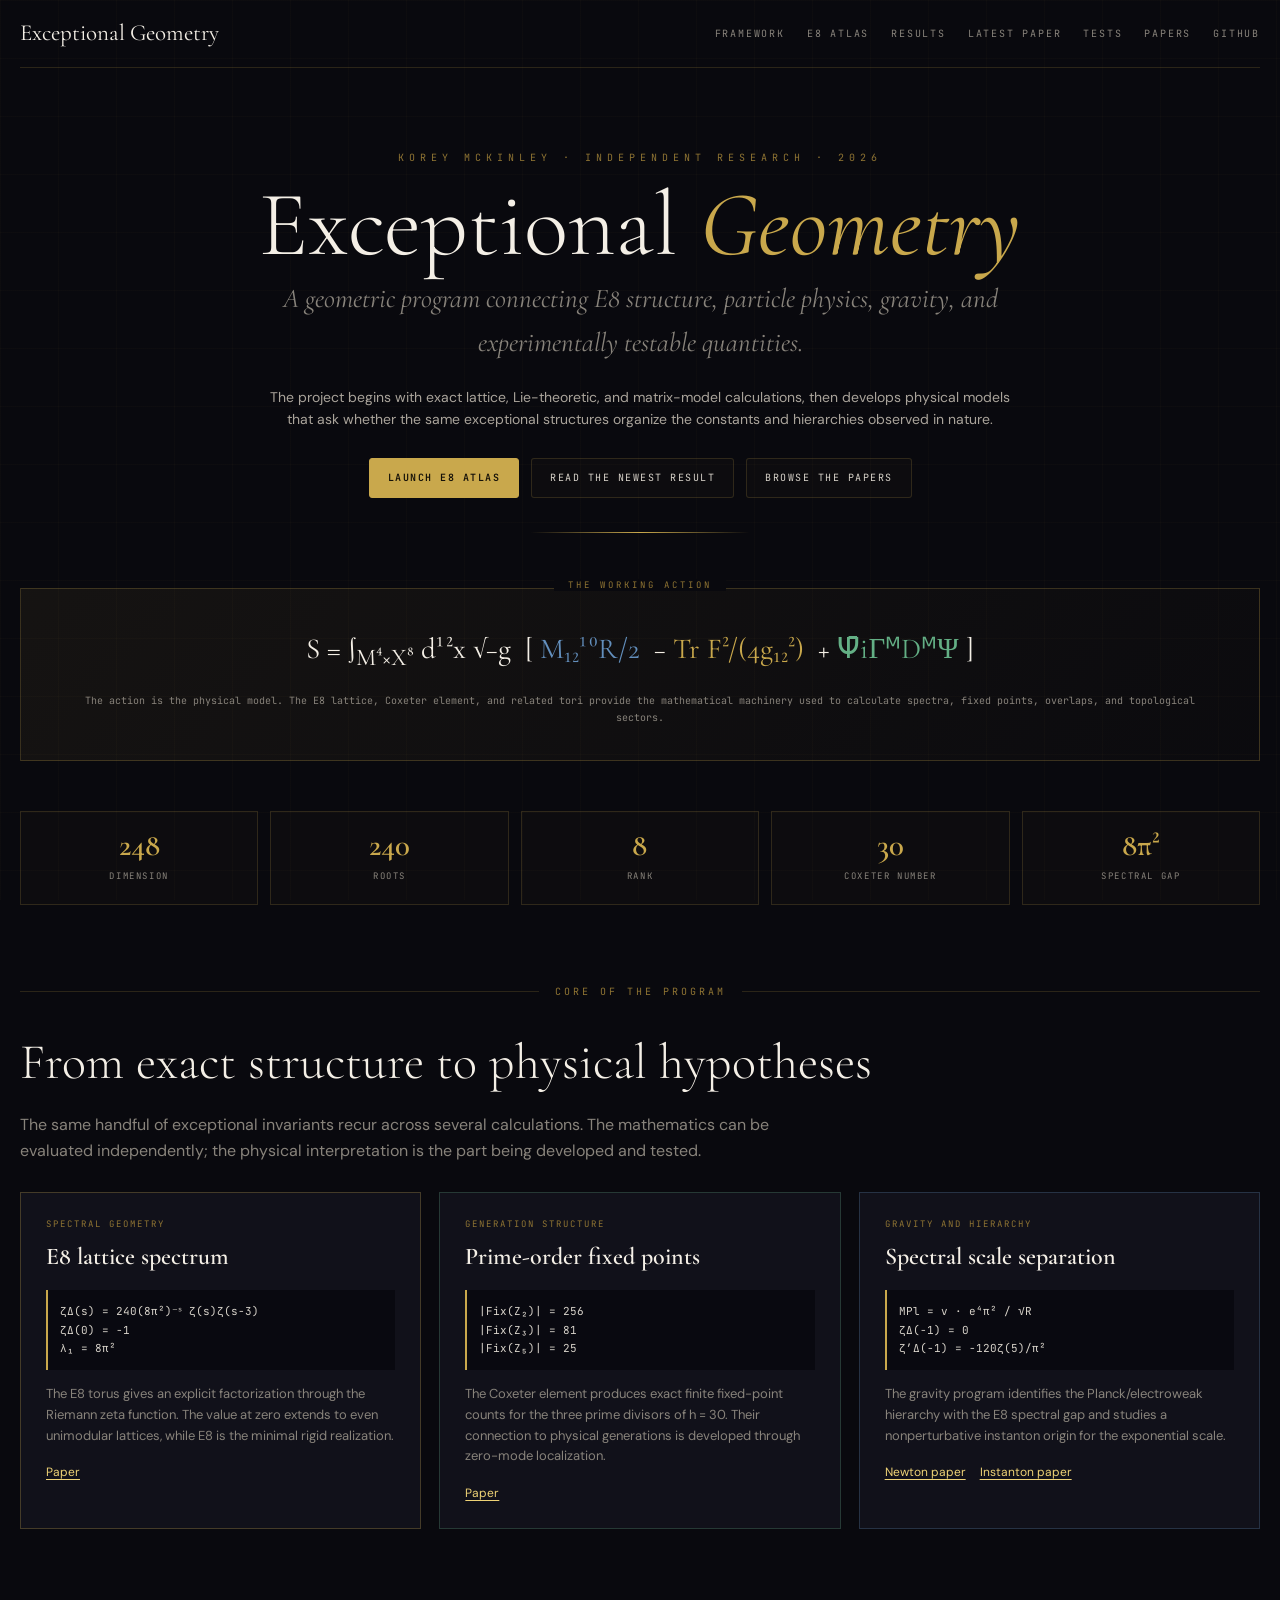
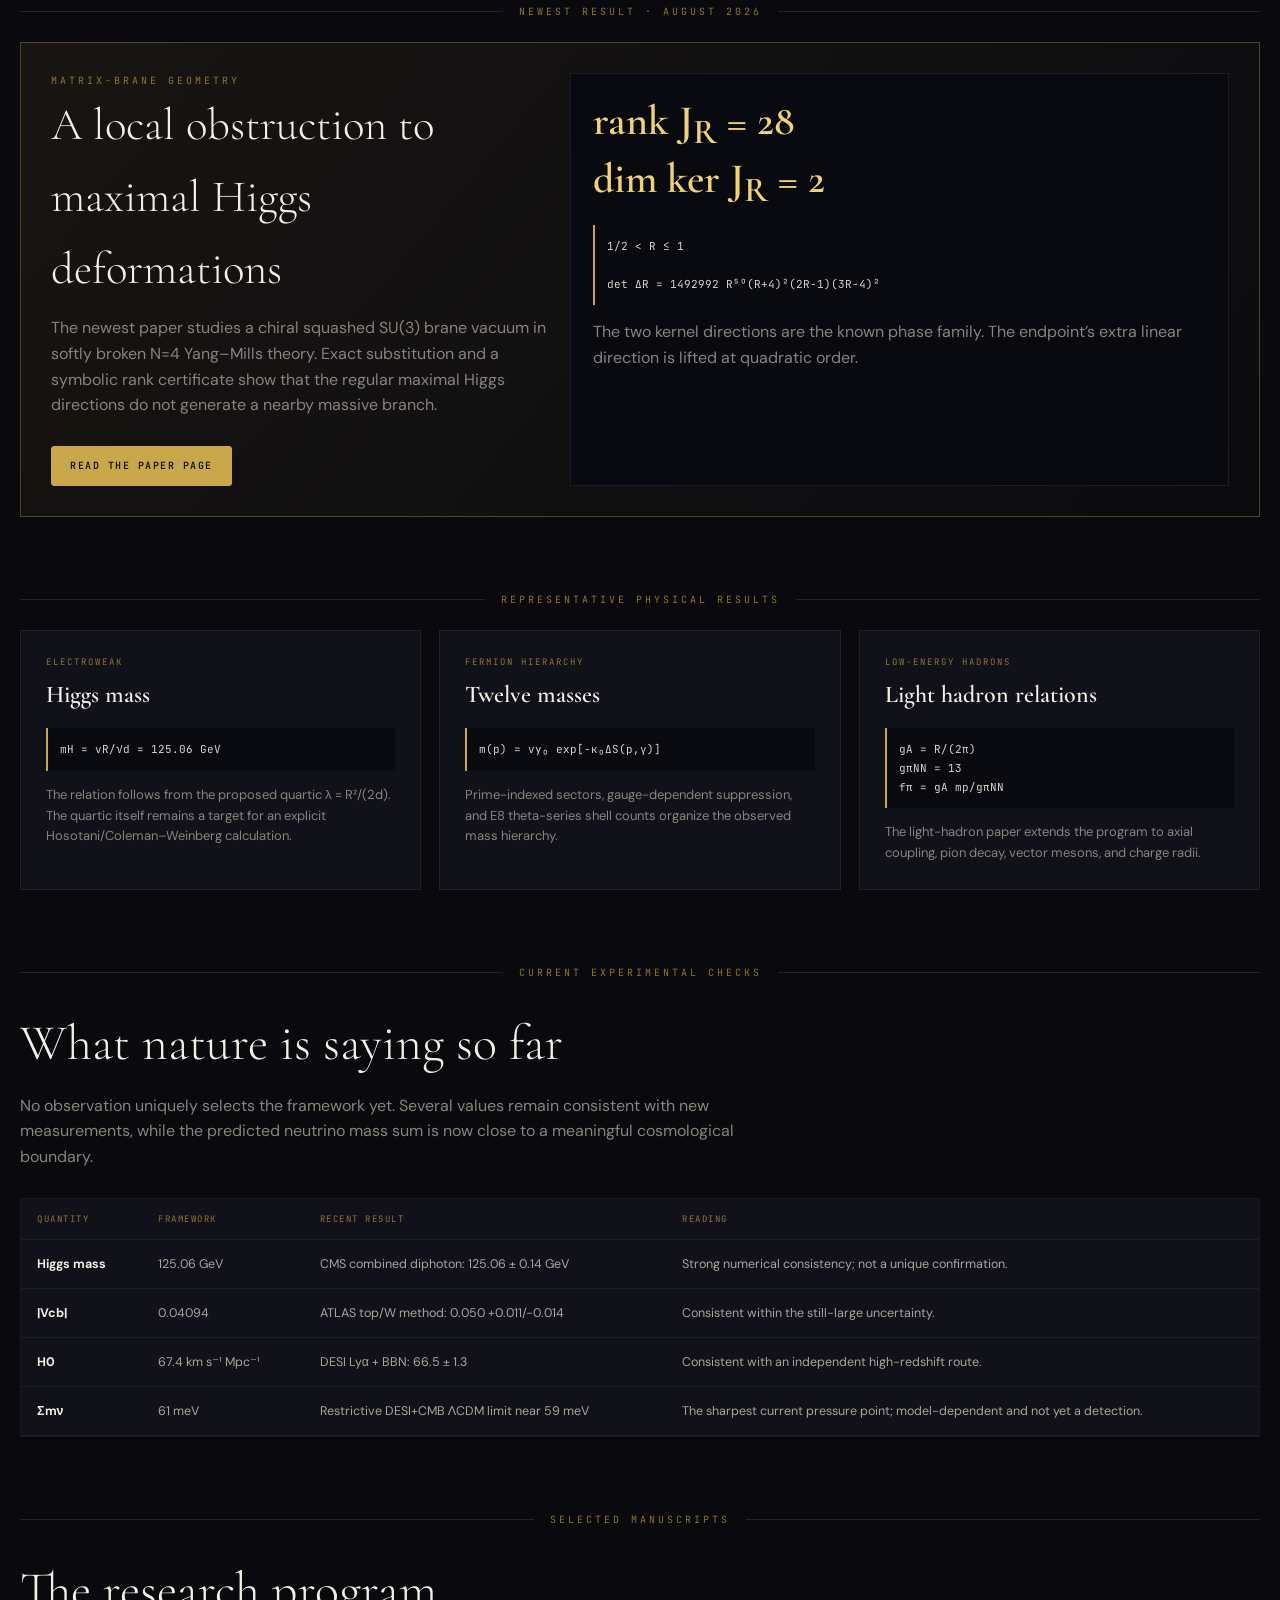
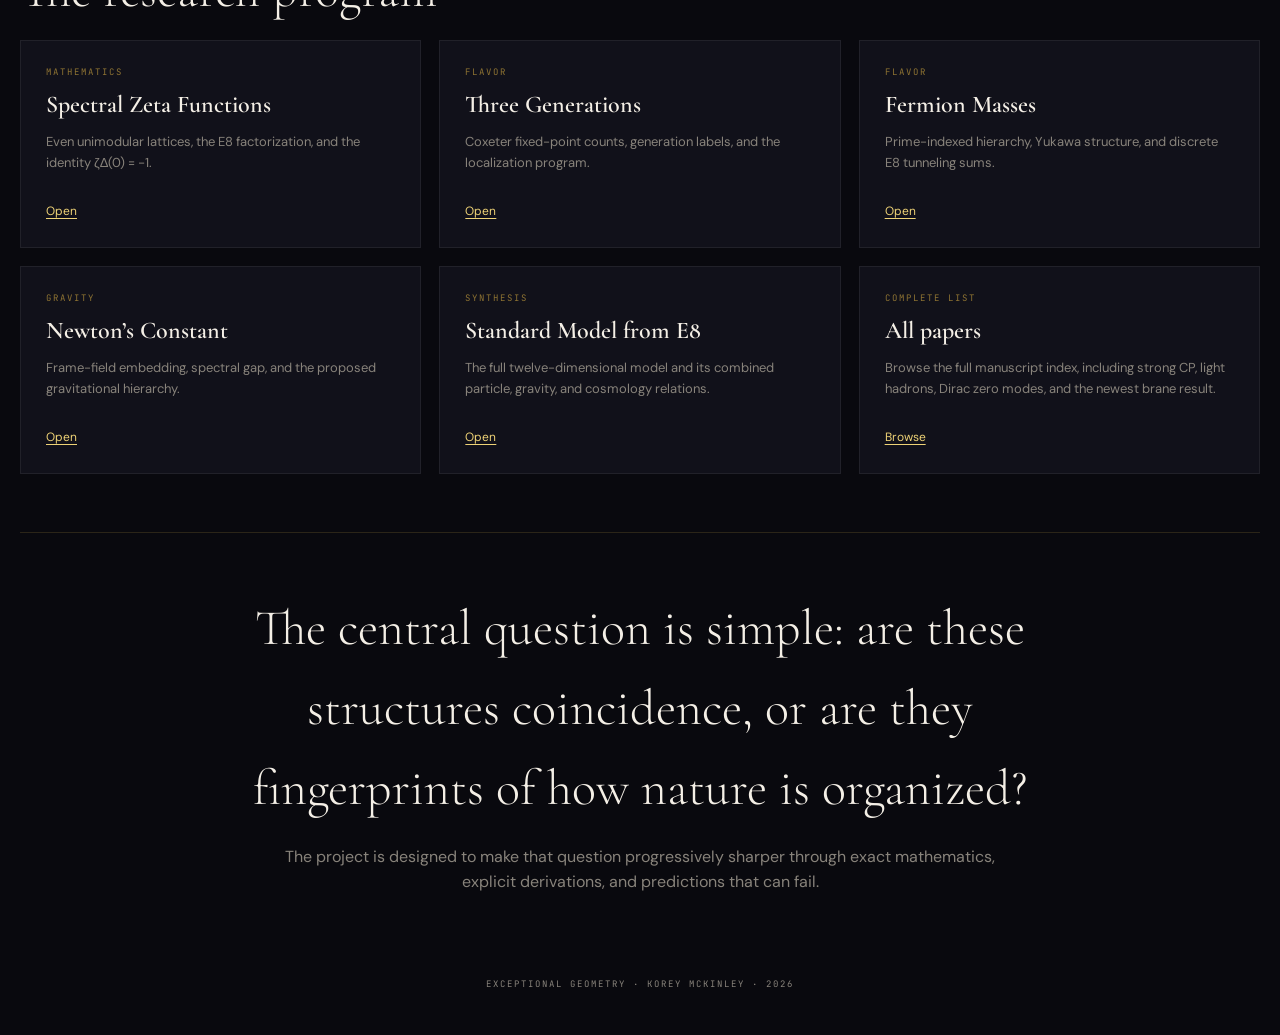
<file: index.html>
<!DOCTYPE html>
<html lang="en">
<head>
<meta charset="UTF-8">
<meta name="viewport" content="width=device-width, initial-scale=1">
<meta name="description" content="Exceptional Geometry — an independent E8 research program in mathematical physics, particle structure, gravity, and testable predictions.">
<title>Exceptional Geometry</title>
<style>
  @import url('https://fonts.googleapis.com/css2?family=Cormorant+Garamond:ital,wght@0,300;0,400;0,600;0,700;1,400&family=JetBrains+Mono:wght@300;400;500&family=DM+Sans:wght@300;400;500;600;700&display=swap');

  :root {
    --bg: #09090e;
    --bg2: #0e0e16;
    --panel: #11111a;
    --gold: #c9a84c;
    --gold-soft: #8f7433;
    --gold-bright: #efd376;
    --blue: #638fbd;
    --green: #63af85;
    --red: #b86767;
    --text: #d8d3ca;
    --muted: #88837b;
    --bright: #f4efe6;
    --line: rgba(201,168,76,.18);
  }

  * { box-sizing: border-box; }
  html { scroll-behavior: smooth; }
  body {
    margin: 0;
    background:
      radial-gradient(circle at 50% -15%, rgba(201,168,76,.10), transparent 34rem),
      var(--bg);
    color: var(--text);
    font-family: 'DM Sans', sans-serif;
    line-height: 1.6;
  }
  body::before {
    content: '';
    position: fixed;
    inset: 0;
    z-index: -1;
    background-image:
      linear-gradient(rgba(201,168,76,.026) 1px, transparent 1px),
      linear-gradient(90deg, rgba(201,168,76,.026) 1px, transparent 1px);
    background-size: 58px 58px;
  }
  a { color: var(--gold-bright); text-underline-offset: 3px; }
  .container { width: min(1240px, calc(100% - 40px)); margin: auto; }

  nav {
    min-height: 68px;
    display: flex;
    align-items: center;
    justify-content: space-between;
    gap: 24px;
    border-bottom: 1px solid var(--line);
  }
  .brand {
    font-family: 'Cormorant Garamond', serif;
    font-size: 23px;
    color: var(--bright);
    text-decoration: none;
  }
  .nav-links { display: flex; gap: 22px; flex-wrap: wrap; }
  .nav-links a {
    font-family: 'JetBrains Mono', monospace;
    color: var(--muted);
    font-size: 10px;
    letter-spacing: 1.8px;
    text-transform: uppercase;
    text-decoration: none;
  }
  .nav-links a:hover { color: var(--gold-bright); }

  .hero {
    text-align: center;
    padding: 82px 0 55px;
  }
  .kicker {
    font-family: 'JetBrains Mono', monospace;
    color: var(--gold-soft);
    font-size: 10px;
    letter-spacing: 5px;
    text-transform: uppercase;
  }
  h1, h2, h3 { font-family: 'Cormorant Garamond', serif; color: var(--bright); }
  h1 {
    margin: 15px 0 8px;
    font-size: clamp(54px, 8vw, 92px);
    line-height: .96;
    font-weight: 300;
  }
  h1 em { color: var(--gold); font-weight: 400; }
  .subtitle {
    margin: 0 auto;
    max-width: 800px;
    color: var(--muted);
    font-family: 'Cormorant Garamond', serif;
    font-size: clamp(19px, 2.8vw, 27px);
    font-style: italic;
  }
  .hero-copy {
    max-width: 760px;
    margin: 22px auto 0;
    color: #aaa49b;
    font-size: 14px;
  }
  .hero-actions { display: flex; justify-content: center; gap: 12px; flex-wrap: wrap; margin-top: 28px; }
  .button {
    display: inline-block;
    padding: 11px 18px;
    border: 1px solid var(--line);
    border-radius: 3px;
    color: var(--text);
    text-decoration: none;
    font-family: 'JetBrains Mono', monospace;
    font-size: 10px;
    letter-spacing: 1.5px;
    text-transform: uppercase;
    background: rgba(201,168,76,.025);
  }
  .button.primary { color: #151109; background: var(--gold); border-color: var(--gold); font-weight: 600; }

  .rule {
    height: 1px;
    width: 220px;
    margin: 34px auto 0;
    background: linear-gradient(90deg, transparent, var(--gold), transparent);
  }

  .action-box {
    margin: 0 auto 50px;
    padding: 34px 38px;
    border: 1px solid rgba(201,168,76,.24);
    background: linear-gradient(135deg, rgba(201,168,76,.065), rgba(201,168,76,.015));
    text-align: center;
    position: relative;
  }
  .action-box::before {
    content: 'THE WORKING ACTION';
    position: absolute;
    top: -10px;
    left: 50%;
    transform: translateX(-50%);
    padding: 0 14px;
    background: var(--bg);
    color: var(--gold-soft);
    font: 9px 'JetBrains Mono', monospace;
    letter-spacing: 3px;
    white-space: nowrap;
  }
  .equation {
    font-family: 'Cormorant Garamond', serif;
    color: var(--bright);
    font-size: clamp(20px, 2.6vw, 29px);
    line-height: 1.8;
  }
  .equation .gravity { color: var(--blue); }
  .equation .gauge { color: var(--gold); }
  .equation .matter { color: var(--green); }
  .action-note { margin-top: 12px; color: var(--muted); font: 10px/1.7 'JetBrains Mono', monospace; }

  .invariants {
    display: grid;
    grid-template-columns: repeat(5, 1fr);
    gap: 12px;
    margin-bottom: 62px;
  }
  .invariant {
    padding: 18px 12px;
    text-align: center;
    border: 1px solid var(--line);
    background: rgba(201,168,76,.025);
  }
  .invariant strong {
    display: block;
    color: var(--gold);
    font: 600 31px/1 'Cormorant Garamond', serif;
  }
  .invariant span { color: var(--muted); font: 9px 'JetBrains Mono', monospace; letter-spacing: 1.6px; text-transform: uppercase; }

  section { padding: 18px 0 58px; }
  .section-head { display: flex; align-items: center; gap: 16px; margin-bottom: 24px; }
  .section-head::before, .section-head::after { content: ''; height: 1px; flex: 1; background: var(--line); }
  .section-head span { color: var(--gold-soft); font: 10px 'JetBrains Mono', monospace; letter-spacing: 3px; text-transform: uppercase; white-space: nowrap; }
  h2 { font-size: clamp(33px, 4.5vw, 50px); font-weight: 300; margin: 0 0 10px; }
  .section-intro { max-width: 760px; margin: 0 0 28px; color: var(--muted); }

  .three-grid, .paper-grid, .result-grid { display: grid; grid-template-columns: repeat(3, 1fr); gap: 18px; }
  .card {
    border: 1px solid rgba(255,255,255,.065);
    background: var(--panel);
    padding: 25px;
  }
  .card.gold { border-color: rgba(201,168,76,.28); }
  .card.blue { border-color: rgba(99,143,189,.26); }
  .card.green { border-color: rgba(99,175,133,.25); }
  .card .mini {
    color: var(--gold-soft);
    font: 9px 'JetBrains Mono', monospace;
    letter-spacing: 2px;
    text-transform: uppercase;
  }
  .card h3 { font-size: 24px; margin: 8px 0 8px; font-weight: 600; }
  .card p { margin: 0; color: var(--muted); font-size: 13px; }
  .formula {
    margin: 14px 0;
    padding: 12px;
    border-left: 2px solid var(--gold);
    background: #090910;
    color: var(--text);
    font: 11px/1.7 'JetBrains Mono', monospace;
    overflow-x: auto;
    white-space: pre-line;
  }
  .card-links { margin-top: 17px; font-size: 12px; }
  .card-links a { margin-right: 14px; }

  .latest {
    display: grid;
    grid-template-columns: .86fr 1.14fr;
    gap: 22px;
    padding: 30px;
    border: 1px solid rgba(201,168,76,.34);
    background: linear-gradient(130deg, rgba(201,168,76,.08), rgba(201,168,76,.015));
  }
  .latest h2 { font-size: clamp(30px, 4vw, 45px); }
  .certificate {
    padding: 22px;
    border: 1px solid rgba(255,255,255,.08);
    background: #090910;
  }
  .certificate .big {
    display: block;
    color: var(--gold-bright);
    font: 600 clamp(28px, 4vw, 42px)/1.2 'Cormorant Garamond', serif;
  }

  .observations { overflow-x: auto; border: 1px solid rgba(255,255,255,.065); }
  table { width: 100%; min-width: 780px; border-collapse: collapse; background: var(--panel); }
  th, td { padding: 14px 16px; text-align: left; vertical-align: top; border-bottom: 1px solid rgba(255,255,255,.055); }
  th { color: var(--gold-soft); font: 9px 'JetBrains Mono', monospace; letter-spacing: 1.5px; text-transform: uppercase; }
  td { color: #aaa49b; font-size: 12.5px; }
  td strong { color: var(--bright); }

  .paper-card { min-height: 208px; display: flex; flex-direction: column; }
  .paper-card .card-links { margin-top: auto; padding-top: 16px; }

  .closing {
    text-align: center;
    padding: 55px 20px;
    border-top: 1px solid var(--line);
  }
  .closing h2 { max-width: 880px; margin: 0 auto 16px; }
  .closing p { max-width: 710px; margin: 0 auto; color: var(--muted); }
  footer { padding: 28px 0 45px; text-align: center; color: var(--muted); font: 9px 'JetBrains Mono', monospace; letter-spacing: 2px; }

  @media (max-width: 950px) {
    .invariants { grid-template-columns: repeat(3, 1fr); }
    .three-grid, .paper-grid, .result-grid { grid-template-columns: repeat(2, 1fr); }
    .latest { grid-template-columns: 1fr; }
  }
  @media (max-width: 650px) {
    .container { width: min(100% - 24px, 1240px); }
    nav { align-items: flex-start; padding: 17px 0; }
    .nav-links { justify-content: flex-end; gap: 12px; }
    .nav-links a:nth-child(n+4) { display: none; }
    .hero { padding-top: 58px; }
    .action-box { padding: 28px 18px; }
    .invariants, .three-grid, .paper-grid, .result-grid { grid-template-columns: 1fr; }
    .invariants { gap: 8px; }
    .invariant { display: flex; align-items: center; justify-content: space-between; padding: 14px 18px; }
    .invariant strong { font-size: 27px; }
    .latest { padding: 22px; }
    .section-head span { letter-spacing: 2px; }
  }
</style>
</head>
<body>
<div class="container">
  <nav>
    <a class="brand" href="#top">Exceptional Geometry</a>
    <div class="nav-links">
      <a href="#framework">Framework</a>
      <a href="explorer/">E8 Atlas</a>
      <a href="#results">Results</a>
      <a href="#latest">Latest paper</a>
      <a href="#tests">Tests</a>
      <a href="#papers">Papers</a>
      <a href="README.md">GitHub</a>
    </div>
  </nav>

  <header class="hero" id="top">
    <div class="kicker">Korey McKinley · Independent Research · 2026</div>
    <h1>Exceptional <em>Geometry</em></h1>
    <p class="subtitle">A geometric program connecting E8 structure, particle physics, gravity, and experimentally testable quantities.</p>
    <p class="hero-copy">The project begins with exact lattice, Lie-theoretic, and matrix-model calculations, then develops physical models that ask whether the same exceptional structures organize the constants and hierarchies observed in nature.</p>
    <div class="hero-actions">
      <a class="button primary" href="explorer/">Launch E8 Atlas</a>
      <a class="button" href="#latest">Read the newest result</a>
      <a class="button" href="papers/README.md">Browse the papers</a>
    </div>
    <div class="rule"></div>
  </header>

  <main>
    <div class="action-box" id="framework">
      <div class="equation">
        <span>S = ∫<sub>M⁴×X⁸</sub> d¹²x √−g</span>
        &nbsp;[&nbsp;<span class="gravity">M₁₂¹⁰R/2</span>
        &nbsp;−&nbsp;<span class="gauge">Tr F²/(4g₁₂²)</span>
        &nbsp;+&nbsp;<span class="matter">Ψ̄iΓᴹDᴹΨ</span>&nbsp;]
      </div>
      <div class="action-note">The action is the physical model. The E8 lattice, Coxeter element, and related tori provide the mathematical machinery used to calculate spectra, fixed points, overlaps, and topological sectors.</div>
    </div>

    <div class="invariants">
      <div class="invariant"><strong>248</strong><span>dimension</span></div>
      <div class="invariant"><strong>240</strong><span>roots</span></div>
      <div class="invariant"><strong>8</strong><span>rank</span></div>
      <div class="invariant"><strong>30</strong><span>Coxeter number</span></div>
      <div class="invariant"><strong>8π²</strong><span>spectral gap</span></div>
    </div>

    <section id="results">
      <div class="section-head"><span>Core of the program</span></div>
      <h2>From exact structure to physical hypotheses</h2>
      <p class="section-intro">The same handful of exceptional invariants recur across several calculations. The mathematics can be evaluated independently; the physical interpretation is the part being developed and tested.</p>
      <div class="three-grid">
        <article class="card gold">
          <div class="mini">Spectral geometry</div>
          <h3>E8 lattice spectrum</h3>
          <div class="formula">ζΔ(s) = 240(8π²)⁻ˢ ζ(s)ζ(s−3)
ζΔ(0) = −1
λ₁ = 8π²</div>
          <p>The E8 torus gives an explicit factorization through the Riemann zeta function. The value at zero extends to even unimodular lattices, while E8 is the minimal rigid realization.</p>
          <div class="card-links"><a href="https://zenodo.org/records/18601343">Paper</a></div>
        </article>
        <article class="card green">
          <div class="mini">Generation structure</div>
          <h3>Prime-order fixed points</h3>
          <div class="formula">|Fix(Z₂)| = 256
|Fix(Z₃)| = 81
|Fix(Z₅)| = 25</div>
          <p>The Coxeter element produces exact finite fixed-point counts for the three prime divisors of h = 30. Their connection to physical generations is developed through zero-mode localization.</p>
          <div class="card-links"><a href="https://zenodo.org/records/18527215">Paper</a></div>
        </article>
        <article class="card blue">
          <div class="mini">Gravity and hierarchy</div>
          <h3>Spectral scale separation</h3>
          <div class="formula">MPl = v · e⁴π² / √R
ζΔ(−1) = 0
ζ′Δ(−1) = −120ζ(5)/π²</div>
          <p>The gravity program identifies the Planck/electroweak hierarchy with the E8 spectral gap and studies a nonperturbative instanton origin for the exponential scale.</p>
          <div class="card-links"><a href="https://zenodo.org/records/18624036">Newton paper</a><a href="https://zenodo.org/records/18624240">Instanton paper</a></div>
        </article>
      </div>
    </section>

    <section id="latest">
      <div class="section-head"><span>Newest result · August 2026</span></div>
      <div class="latest">
        <div>
          <div class="kicker" style="letter-spacing:3px">Matrix-brane geometry</div>
          <h2>A local obstruction to maximal Higgs deformations</h2>
          <p class="section-intro">The newest paper studies a chiral squashed SU(3) brane vacuum in softly broken N=4 Yang–Mills theory. Exact substitution and a symbolic rank certificate show that the regular maximal Higgs directions do not generate a nearby massive branch.</p>
          <a class="button primary" href="papers/2026-local-chiral-brane-obstruction.md">Read the paper page</a>
        </div>
        <div class="certificate">
          <span class="big">rank J<sub>R</sub> = 28</span>
          <span class="big">dim ker J<sub>R</sub> = 2</span>
          <div class="formula">1/2 &lt; R ≤ 1

det ΔR = 1492992 R⁵⁰(R+4)²(2R−1)(3R−4)²</div>
          <p style="color:var(--muted);margin:0">The two kernel directions are the known phase family. The endpoint’s extra linear direction is lifted at quadratic order.</p>
        </div>
      </div>
    </section>

    <section>
      <div class="section-head"><span>Representative physical results</span></div>
      <div class="result-grid">
        <article class="card"><div class="mini">Electroweak</div><h3>Higgs mass</h3><div class="formula">mH = vR/√d = 125.06 GeV</div><p>The relation follows from the proposed quartic λ = R²/(2d). The quartic itself remains a target for an explicit Hosotani/Coleman–Weinberg calculation.</p></article>
        <article class="card"><div class="mini">Fermion hierarchy</div><h3>Twelve masses</h3><div class="formula">m(p) = vy₀ exp[−κ₀ΔS(p,γ)]</div><p>Prime-indexed sectors, gauge-dependent suppression, and E8 theta-series shell counts organize the observed mass hierarchy.</p></article>
        <article class="card"><div class="mini">Low-energy hadrons</div><h3>Light hadron relations</h3><div class="formula">gA = R/(2π)
gπNN = 13
fπ = gA mp/gπNN</div><p>The light-hadron paper extends the program to axial coupling, pion decay, vector mesons, and charge radii.</p></article>
      </div>
    </section>

    <section id="tests">
      <div class="section-head"><span>Current experimental checks</span></div>
      <h2>What nature is saying so far</h2>
      <p class="section-intro">No observation uniquely selects the framework yet. Several values remain consistent with new measurements, while the predicted neutrino mass sum is now close to a meaningful cosmological boundary.</p>
      <div class="observations">
        <table>
          <thead><tr><th>Quantity</th><th>Framework</th><th>Recent result</th><th>Reading</th></tr></thead>
          <tbody>
            <tr><td><strong>Higgs mass</strong></td><td>125.06 GeV</td><td>CMS combined diphoton: 125.06 ± 0.14 GeV</td><td>Strong numerical consistency; not a unique confirmation.</td></tr>
            <tr><td><strong>|Vcb|</strong></td><td>0.04094</td><td>ATLAS top/W method: 0.050 +0.011/−0.014</td><td>Consistent within the still-large uncertainty.</td></tr>
            <tr><td><strong>H0</strong></td><td>67.4 km s⁻¹ Mpc⁻¹</td><td>DESI Lyα + BBN: 66.5 ± 1.3</td><td>Consistent with an independent high-redshift route.</td></tr>
            <tr><td><strong>Σmν</strong></td><td>61 meV</td><td>Restrictive DESI+CMB ΛCDM limit near 59 meV</td><td>The sharpest current pressure point; model-dependent and not yet a detection.</td></tr>
          </tbody>
        </table>
      </div>
    </section>

    <section id="papers">
      <div class="section-head"><span>Selected manuscripts</span></div>
      <h2>The research program</h2>
      <div class="paper-grid">
        <article class="card paper-card"><div class="mini">Mathematics</div><h3>Spectral Zeta Functions</h3><p>Even unimodular lattices, the E8 factorization, and the identity ζΔ(0) = −1.</p><div class="card-links"><a href="https://zenodo.org/records/18601343">Open</a></div></article>
        <article class="card paper-card"><div class="mini">Flavor</div><h3>Three Generations</h3><p>Coxeter fixed-point counts, generation labels, and the localization program.</p><div class="card-links"><a href="https://zenodo.org/records/18527215">Open</a></div></article>
        <article class="card paper-card"><div class="mini">Flavor</div><h3>Fermion Masses</h3><p>Prime-indexed hierarchy, Yukawa structure, and discrete E8 tunneling sums.</p><div class="card-links"><a href="https://zenodo.org/records/18528878">Open</a></div></article>
        <article class="card paper-card"><div class="mini">Gravity</div><h3>Newton’s Constant</h3><p>Frame-field embedding, spectral gap, and the proposed gravitational hierarchy.</p><div class="card-links"><a href="https://zenodo.org/records/18624036">Open</a></div></article>
        <article class="card paper-card"><div class="mini">Synthesis</div><h3>Standard Model from E8</h3><p>The full twelve-dimensional model and its combined particle, gravity, and cosmology relations.</p><div class="card-links"><a href="https://zenodo.org/records/18624899">Open</a></div></article>
        <article class="card paper-card"><div class="mini">Complete list</div><h3>All papers</h3><p>Browse the full manuscript index, including strong CP, light hadrons, Dirac zero modes, and the newest brane result.</p><div class="card-links"><a href="papers/README.md">Browse</a></div></article>
      </div>
    </section>

    <div class="closing">
      <h2>The central question is simple: are these structures coincidence, or are they fingerprints of how nature is organized?</h2>
      <p>The project is designed to make that question progressively sharper through exact mathematics, explicit derivations, and predictions that can fail.</p>
    </div>
  </main>

  <footer>EXCEPTIONAL GEOMETRY · KOREY MCKINLEY · 2026</footer>
</div>
</body>
</html>
</file>
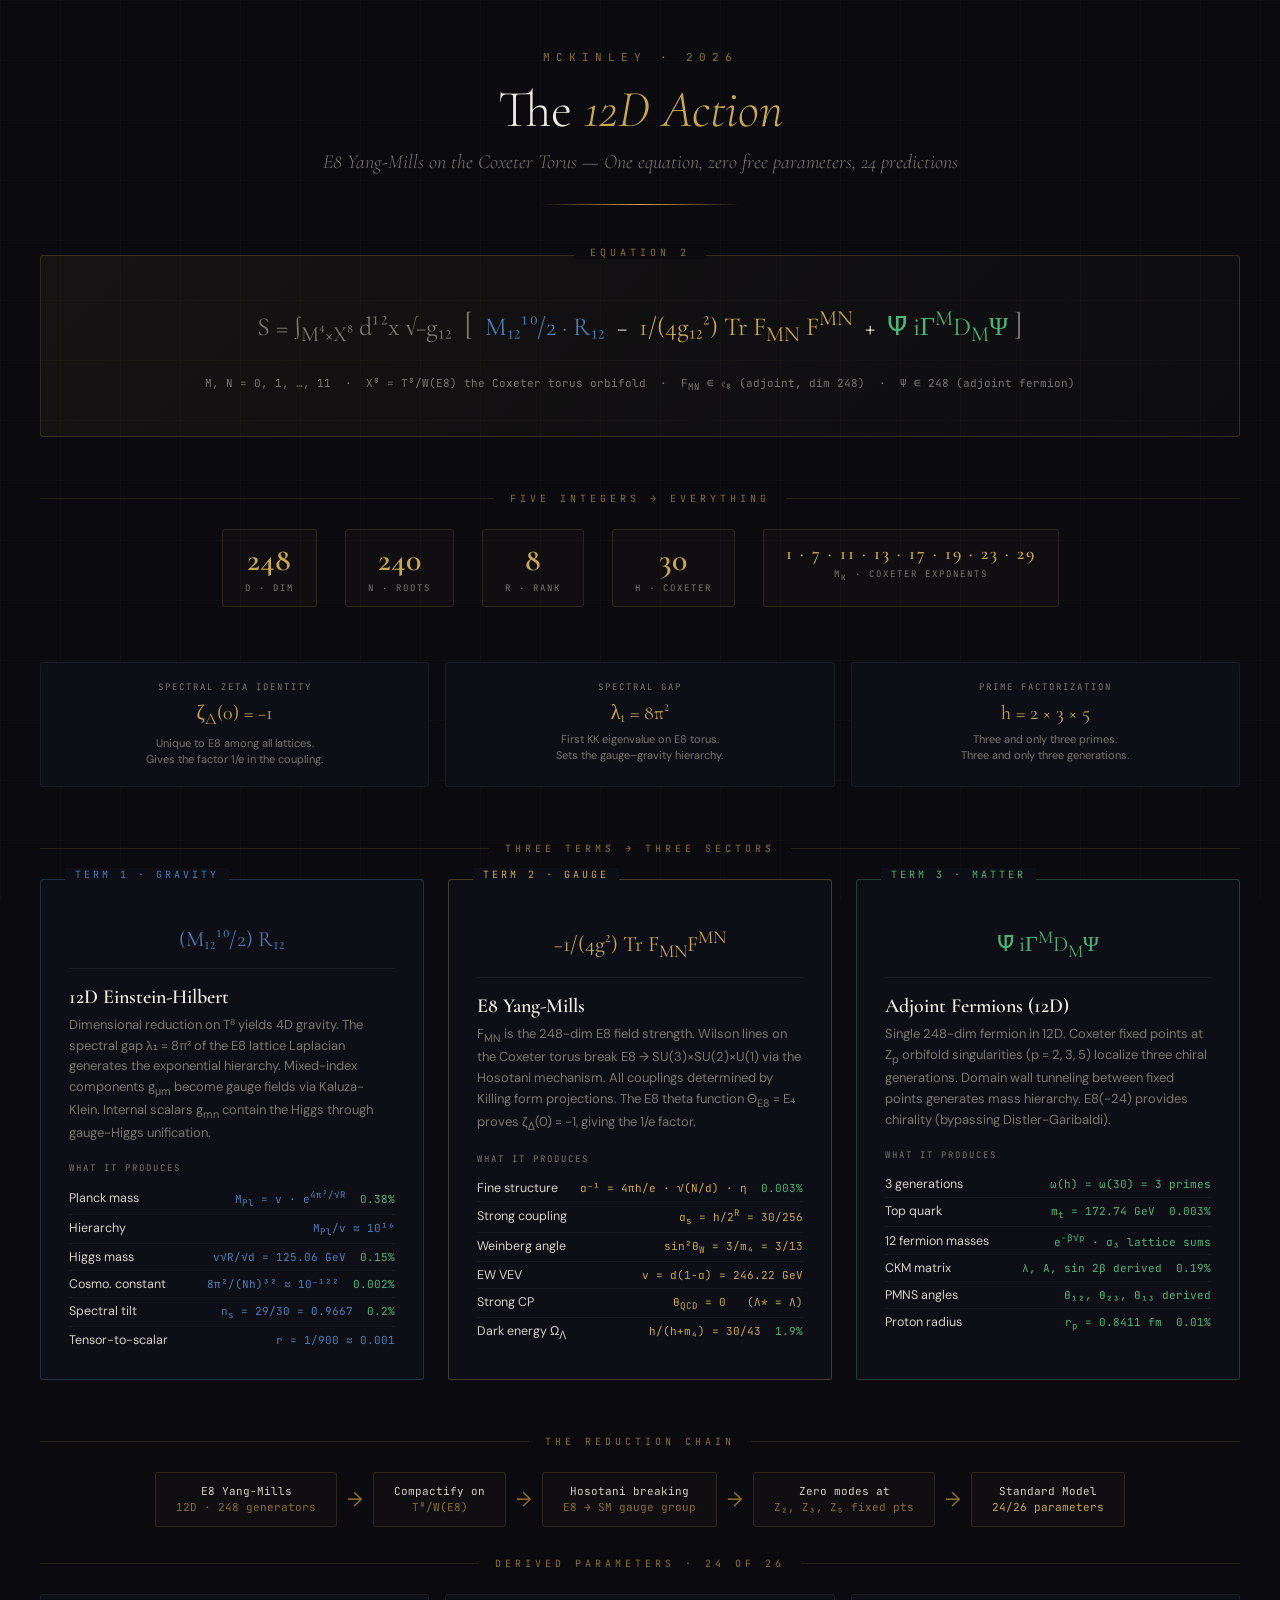
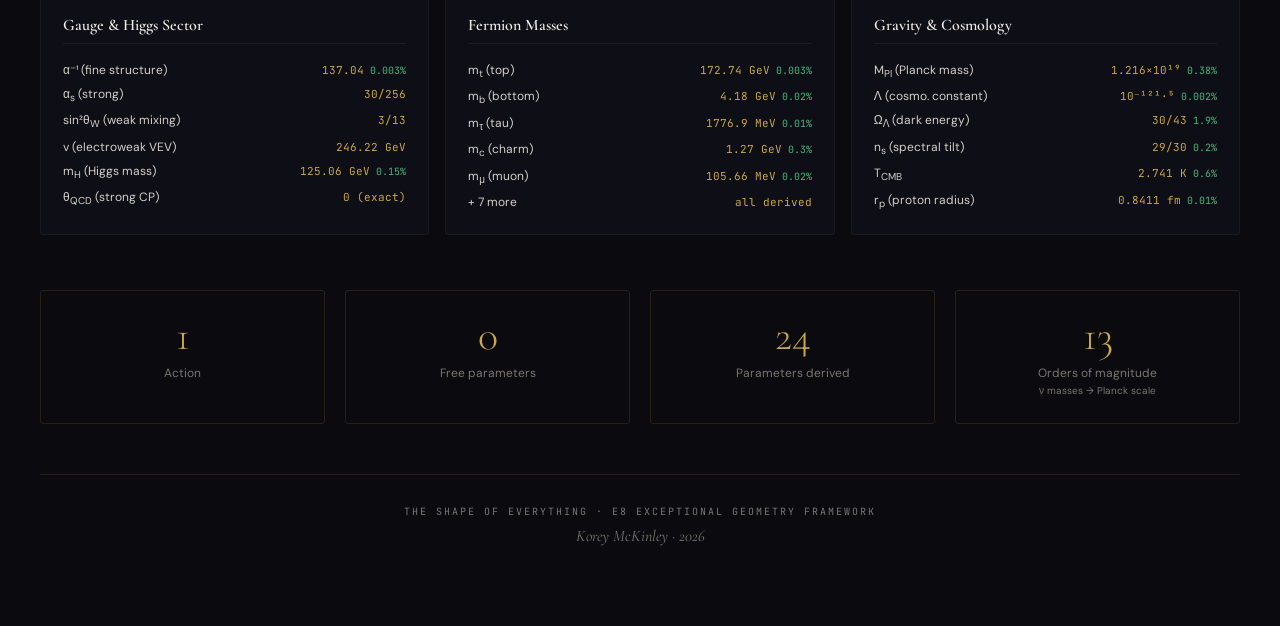
<file: e8_action_infographic.html>
<!DOCTYPE html>
<html lang="en">
<head>
<meta charset="UTF-8">
<meta name="viewport" content="width=1400, initial-scale=1">
<title>The 12D Action — E8 Yang-Mills on the Coxeter Torus</title>
<style>
  @import url('https://fonts.googleapis.com/css2?family=Cormorant+Garamond:ital,wght@0,300;0,400;0,600;0,700;1,300;1,400&family=JetBrains+Mono:wght@300;400;500&family=DM+Sans:wght@300;400;500;600;700&display=swap');

  :root {
    --bg: #0a0a0f;
    --bg2: #0e0e16;
    --gold: #c9a84c;
    --gold-dim: #8a6f2e;
    --gold-bright: #f0d070;
    --blue: #4a7fb5;
    --blue-dim: #2a4f75;
    --red: #b54a4a;
    --red-dim: #752a2a;
    --green: #4ab57a;
    --green-dim: #2a7548;
    --purple: #8a6fb5;
    --text: #d4d0c8;
    --text-dim: #7a7670;
    --text-bright: #f0ece4;
    --line: rgba(201, 168, 76, 0.15);
  }

  * { margin: 0; padding: 0; box-sizing: border-box; }

  body {
    background: var(--bg);
    color: var(--text);
    font-family: 'DM Sans', sans-serif;
    overflow-x: hidden;
    min-height: 100vh;
  }

  /* Subtle grid background */
  body::before {
    content: '';
    position: fixed;
    top: 0; left: 0; right: 0; bottom: 0;
    background-image:
      linear-gradient(rgba(201,168,76,0.03) 1px, transparent 1px),
      linear-gradient(90deg, rgba(201,168,76,0.03) 1px, transparent 1px);
    background-size: 60px 60px;
    pointer-events: none;
    z-index: 0;
  }

  .container {
    position: relative;
    z-index: 1;
    max-width: 1300px;
    margin: 0 auto;
    padding: 50px 40px 80px;
  }

  /* ─── HEADER ─── */
  .header {
    text-align: center;
    margin-bottom: 50px;
    position: relative;
  }

  .header::after {
    content: '';
    display: block;
    width: 200px;
    height: 1px;
    background: linear-gradient(90deg, transparent, var(--gold), transparent);
    margin: 30px auto 0;
  }

  .kicker {
    font-family: 'JetBrains Mono', monospace;
    font-size: 11px;
    letter-spacing: 6px;
    text-transform: uppercase;
    color: var(--gold-dim);
    margin-bottom: 16px;
  }

  h1 {
    font-family: 'Cormorant Garamond', serif;
    font-weight: 300;
    font-size: 52px;
    color: var(--text-bright);
    line-height: 1.15;
    margin-bottom: 10px;
  }

  h1 em {
    font-style: italic;
    color: var(--gold);
  }

  .subtitle {
    font-family: 'Cormorant Garamond', serif;
    font-size: 20px;
    color: var(--text-dim);
    font-weight: 300;
    font-style: italic;
  }

  /* ─── THE ACTION BOX ─── */
  .action-box {
    background: linear-gradient(135deg, rgba(201,168,76,0.06), rgba(201,168,76,0.02));
    border: 1px solid rgba(201,168,76,0.2);
    border-radius: 3px;
    padding: 40px 50px;
    margin-bottom: 55px;
    position: relative;
    text-align: center;
  }

  .action-box::before {
    content: 'EQUATION 2';
    position: absolute;
    top: -10px;
    left: 50%;
    transform: translateX(-50%);
    background: var(--bg);
    padding: 0 16px;
    font-family: 'JetBrains Mono', monospace;
    font-size: 10px;
    letter-spacing: 4px;
    color: var(--gold-dim);
  }

  .action-equation {
    font-family: 'Cormorant Garamond', serif;
    font-size: 26px;
    color: var(--text-bright);
    line-height: 1.8;
    margin-bottom: 20px;
  }

  .action-equation .term1 { color: var(--blue); }
  .action-equation .term2 { color: var(--gold); }
  .action-equation .term3 { color: var(--green); }
  .action-equation .integral { color: var(--text-dim); }

  .action-note {
    font-family: 'JetBrains Mono', monospace;
    font-size: 11px;
    color: var(--text-dim);
    line-height: 1.7;
  }

  /* ─── FIVE INTEGERS ─── */
  .integers-row {
    display: flex;
    justify-content: center;
    gap: 28px;
    margin-bottom: 55px;
    flex-wrap: wrap;
  }

  .integer-chip {
    display: flex;
    flex-direction: column;
    align-items: center;
    padding: 14px 22px 12px;
    border: 1px solid var(--line);
    border-radius: 3px;
    background: rgba(201,168,76,0.03);
    min-width: 90px;
  }

  .integer-chip .val {
    font-family: 'Cormorant Garamond', serif;
    font-size: 32px;
    font-weight: 600;
    color: var(--gold);
    line-height: 1;
  }

  .integer-chip .label {
    font-family: 'JetBrains Mono', monospace;
    font-size: 9px;
    letter-spacing: 2px;
    color: var(--text-dim);
    margin-top: 6px;
    text-transform: uppercase;
  }

  .integer-chip.wide .val {
    font-size: 18px;
    letter-spacing: 2px;
  }

  /* ─── THREE TERMS COLUMNS ─── */
  .terms-grid {
    display: grid;
    grid-template-columns: 1fr 1fr 1fr;
    gap: 24px;
    margin-bottom: 55px;
  }

  .term-card {
    border: 1px solid;
    border-radius: 3px;
    padding: 30px 28px 26px;
    position: relative;
    background: var(--bg2);
  }

  .term-card.gravity {
    border-color: rgba(74, 127, 181, 0.3);
  }
  .term-card.gauge {
    border-color: rgba(201, 168, 76, 0.3);
  }
  .term-card.matter {
    border-color: rgba(74, 181, 122, 0.3);
  }

  .term-number {
    position: absolute;
    top: -12px;
    left: 24px;
    background: var(--bg2);
    padding: 0 10px;
    font-family: 'JetBrains Mono', monospace;
    font-size: 10px;
    letter-spacing: 3px;
    text-transform: uppercase;
  }

  .term-card.gravity .term-number { color: var(--blue); }
  .term-card.gauge .term-number { color: var(--gold); }
  .term-card.matter .term-number { color: var(--green); }

  .term-formula {
    font-family: 'Cormorant Garamond', serif;
    font-size: 22px;
    text-align: center;
    padding: 16px 0;
    margin-bottom: 16px;
    border-bottom: 1px solid rgba(255,255,255,0.05);
  }

  .term-card.gravity .term-formula { color: var(--blue); }
  .term-card.gauge .term-formula { color: var(--gold); }
  .term-card.matter .term-formula { color: var(--green); }

  .term-title {
    font-family: 'Cormorant Garamond', serif;
    font-size: 20px;
    font-weight: 600;
    color: var(--text-bright);
    margin-bottom: 6px;
  }

  .term-desc {
    font-size: 13px;
    color: var(--text-dim);
    line-height: 1.6;
    margin-bottom: 18px;
  }

  .mechanism-label {
    font-family: 'JetBrains Mono', monospace;
    font-size: 9px;
    letter-spacing: 2px;
    text-transform: uppercase;
    color: var(--text-dim);
    margin-bottom: 10px;
  }

  .mechanism-item {
    font-size: 12.5px;
    color: var(--text);
    padding: 5px 0;
    border-bottom: 1px solid rgba(255,255,255,0.03);
    display: flex;
    justify-content: space-between;
    align-items: baseline;
  }

  .mechanism-item:last-child { border-bottom: none; }

  .mechanism-item .mech-name {
    color: var(--text);
    font-size: 12.5px;
  }

  .mechanism-item .mech-arrow {
    color: var(--text-dim);
    font-size: 11px;
    margin: 0 6px;
    flex-shrink: 0;
  }

  .mechanism-item .mech-result {
    font-family: 'JetBrains Mono', monospace;
    font-size: 11px;
    text-align: right;
    flex-shrink: 0;
  }

  .term-card.gravity .mech-result { color: var(--blue); }
  .term-card.gauge .mech-result { color: var(--gold); }
  .term-card.matter .mech-result { color: var(--green); }

  /* ─── OUTPUT TABLE ─── */
  .output-section {
    margin-bottom: 55px;
  }

  .section-head {
    display: flex;
    align-items: center;
    gap: 16px;
    margin-bottom: 24px;
  }

  .section-head .line {
    flex: 1;
    height: 1px;
    background: var(--line);
  }

  .section-head .label {
    font-family: 'JetBrains Mono', monospace;
    font-size: 10px;
    letter-spacing: 4px;
    text-transform: uppercase;
    color: var(--gold-dim);
    white-space: nowrap;
  }

  .output-grid {
    display: grid;
    grid-template-columns: 1fr 1fr 1fr;
    gap: 16px;
  }

  .output-category {
    background: var(--bg2);
    border: 1px solid rgba(255,255,255,0.05);
    border-radius: 3px;
    padding: 20px 22px;
  }

  .output-category h3 {
    font-family: 'Cormorant Garamond', serif;
    font-size: 16px;
    font-weight: 600;
    color: var(--text-bright);
    margin-bottom: 14px;
    padding-bottom: 8px;
    border-bottom: 1px solid rgba(255,255,255,0.06);
  }

  .output-row {
    display: flex;
    justify-content: space-between;
    align-items: baseline;
    padding: 4px 0;
    font-size: 12px;
  }

  .output-row .param {
    color: var(--text);
  }

  .output-row .value {
    font-family: 'JetBrains Mono', monospace;
    font-size: 11px;
    color: var(--gold);
  }

  .output-row .accuracy {
    font-family: 'JetBrains Mono', monospace;
    font-size: 10px;
    color: var(--green);
    margin-left: 6px;
  }

  /* ─── BOTTOM STATS ─── */
  .stats-row {
    display: grid;
    grid-template-columns: repeat(4, 1fr);
    gap: 20px;
    margin-bottom: 50px;
  }

  .stat-box {
    text-align: center;
    padding: 24px 16px;
    border: 1px solid var(--line);
    border-radius: 3px;
  }

  .stat-box .stat-num {
    font-family: 'Cormorant Garamond', serif;
    font-size: 42px;
    font-weight: 300;
    color: var(--gold);
    line-height: 1;
  }

  .stat-box .stat-label {
    font-size: 12px;
    color: var(--text-dim);
    margin-top: 8px;
    line-height: 1.4;
  }

  /* ─── FLOW ARROWS ─── */
  .flow-section {
    display: flex;
    align-items: center;
    justify-content: center;
    gap: 10px;
    margin-bottom: 30px;
    flex-wrap: wrap;
  }

  .flow-box {
    padding: 10px 20px;
    border: 1px solid var(--line);
    border-radius: 3px;
    font-family: 'JetBrains Mono', monospace;
    font-size: 11px;
    color: var(--text);
    background: rgba(201,168,76,0.03);
    text-align: center;
    line-height: 1.5;
  }

  .flow-arrow {
    color: var(--gold-dim);
    font-size: 20px;
  }

  /* ─── FOOTER ─── */
  .footer {
    text-align: center;
    padding-top: 30px;
    border-top: 1px solid var(--line);
  }

  .footer p {
    font-family: 'JetBrains Mono', monospace;
    font-size: 10px;
    color: var(--text-dim);
    letter-spacing: 2px;
  }

  .footer .author {
    font-family: 'Cormorant Garamond', serif;
    font-size: 16px;
    font-style: italic;
    color: var(--text-dim);
    margin-top: 8px;
  }

  /* ─── KEY IDENTITIES ─── */
  .identities-row {
    display: grid;
    grid-template-columns: 1fr 1fr 1fr;
    gap: 16px;
    margin-bottom: 55px;
  }

  .identity-card {
    background: var(--bg2);
    border: 1px solid rgba(255,255,255,0.05);
    border-radius: 3px;
    padding: 18px 20px;
    text-align: center;
  }

  .identity-card .id-label {
    font-family: 'JetBrains Mono', monospace;
    font-size: 9px;
    letter-spacing: 2px;
    color: var(--text-dim);
    text-transform: uppercase;
    margin-bottom: 8px;
  }

  .identity-card .id-formula {
    font-family: 'Cormorant Garamond', serif;
    font-size: 20px;
    color: var(--gold);
    margin-bottom: 6px;
  }

  .identity-card .id-meaning {
    font-size: 11px;
    color: var(--text-dim);
    line-height: 1.5;
  }
</style>
</head>
<body>
<div class="container">

  <!-- HEADER -->
  <div class="header">
    <div class="kicker">McKinley · 2026</div>
    <h1>The <em>12D Action</em></h1>
    <div class="subtitle">E8 Yang-Mills on the Coxeter Torus — One equation, zero free parameters, 24 predictions</div>
  </div>

  <!-- THE ACTION -->
  <div class="action-box">
    <div class="action-equation">
      <span class="integral">S = ∫<sub>M⁴×X⁸</sub> d¹²x √−g₁₂</span> &nbsp;<span style="font-size:32px;color:var(--text-dim)">[</span>&nbsp;
      <span class="term1">M₁₂¹⁰/2 · R₁₂</span> &nbsp;−&nbsp;
      <span class="term2">1/(4g₁₂²) Tr F<sub>MN</sub> F<sup>MN</sup></span> &nbsp;+&nbsp;
      <span class="term3">Ψ̄ iΓ<sup>M</sup>D<sub>M</sub>Ψ</span>&nbsp;<span style="font-size:32px;color:var(--text-dim)">]</span>
    </div>
    <div class="action-note">
      M, N = 0, 1, …, 11 &nbsp;·&nbsp; X⁸ = T⁸/W(E8) the Coxeter torus orbifold &nbsp;·&nbsp; F<sub>MN</sub> ∈ 𝔢₈ (adjoint, dim 248) &nbsp;·&nbsp; Ψ ∈ 248 (adjoint fermion)
    </div>
  </div>

  <!-- FIVE INTEGERS -->
  <div class="section-head">
    <span class="line"></span>
    <span class="label">Five Integers → Everything</span>
    <span class="line"></span>
  </div>

  <div class="integers-row">
    <div class="integer-chip">
      <span class="val">248</span>
      <span class="label">d · dim</span>
    </div>
    <div class="integer-chip">
      <span class="val">240</span>
      <span class="label">N · roots</span>
    </div>
    <div class="integer-chip">
      <span class="val">8</span>
      <span class="label">R · rank</span>
    </div>
    <div class="integer-chip">
      <span class="val">30</span>
      <span class="label">h · Coxeter</span>
    </div>
    <div class="integer-chip wide">
      <span class="val">1 · 7 · 11 · 13 · 17 · 19 · 23 · 29</span>
      <span class="label">m<sub>k</sub> · Coxeter exponents</span>
    </div>
  </div>

  <!-- THREE KEY IDENTITIES -->
  <div class="identities-row">
    <div class="identity-card">
      <div class="id-label">Spectral Zeta Identity</div>
      <div class="id-formula">ζ<sub>Δ</sub>(0) = −1</div>
      <div class="id-meaning">Unique to E8 among all lattices.<br>Gives the factor 1/e in the coupling.</div>
    </div>
    <div class="identity-card">
      <div class="id-label">Spectral Gap</div>
      <div class="id-formula">λ₁ = 8π²</div>
      <div class="id-meaning">First KK eigenvalue on E8 torus.<br>Sets the gauge–gravity hierarchy.</div>
    </div>
    <div class="identity-card">
      <div class="id-label">Prime Factorization</div>
      <div class="id-formula">h = 2 × 3 × 5</div>
      <div class="id-meaning">Three and only three primes.<br>Three and only three generations.</div>
    </div>
  </div>

  <!-- THREE TERMS -->
  <div class="section-head">
    <span class="line"></span>
    <span class="label">Three Terms → Three Sectors</span>
    <span class="line"></span>
  </div>

  <div class="terms-grid">
    <!-- TERM 1: GRAVITY -->
    <div class="term-card gravity">
      <div class="term-number">Term 1 · Gravity</div>
      <div class="term-formula">(M₁₂¹⁰/2) R₁₂</div>
      <div class="term-title">12D Einstein-Hilbert</div>
      <div class="term-desc">Dimensional reduction on T⁸ yields 4D gravity. The spectral gap λ₁ = 8π² of the E8 lattice Laplacian generates the exponential hierarchy. Mixed-index components g<sub>μm</sub> become gauge fields via Kaluza-Klein. Internal scalars g<sub>mn</sub> contain the Higgs through gauge-Higgs unification.</div>
      <div class="mechanism-label">What it produces</div>
      <div class="mechanism-item">
        <span class="mech-name">Planck mass</span>
        <span class="mech-result">M<sub>Pl</sub> = v · e<sup>4π²/√R</sup> &nbsp;<span class="accuracy" style="color:var(--green)">0.38%</span></span>
      </div>
      <div class="mechanism-item">
        <span class="mech-name">Hierarchy</span>
        <span class="mech-result">M<sub>Pl</sub>/v ≈ 10¹⁶</span>
      </div>
      <div class="mechanism-item">
        <span class="mech-name">Higgs mass</span>
        <span class="mech-result">v√R/√d = 125.06 GeV &nbsp;<span class="accuracy" style="color:var(--green)">0.15%</span></span>
      </div>
      <div class="mechanism-item">
        <span class="mech-name">Cosmo. constant</span>
        <span class="mech-result">8π²/(Nh)³² ≈ 10⁻¹²² &nbsp;<span class="accuracy" style="color:var(--green)">0.002%</span></span>
      </div>
      <div class="mechanism-item">
        <span class="mech-name">Spectral tilt</span>
        <span class="mech-result">n<sub>s</sub> = 29/30 = 0.9667 &nbsp;<span class="accuracy" style="color:var(--green)">0.2%</span></span>
      </div>
      <div class="mechanism-item">
        <span class="mech-name">Tensor-to-scalar</span>
        <span class="mech-result">r = 1/900 ≈ 0.001</span>
      </div>
    </div>

    <!-- TERM 2: GAUGE -->
    <div class="term-card gauge">
      <div class="term-number">Term 2 · Gauge</div>
      <div class="term-formula">−1/(4g²) Tr F<sub>MN</sub>F<sup>MN</sup></div>
      <div class="term-title">E8 Yang-Mills</div>
      <div class="term-desc">F<sub>MN</sub> is the 248-dim E8 field strength. Wilson lines on the Coxeter torus break E8 → SU(3)×SU(2)×U(1) via the Hosotani mechanism. All couplings determined by Killing form projections. The E8 theta function Θ<sub>E8</sub> = E₄ proves ζ<sub>Δ</sub>(0) = −1, giving the 1/e factor.</div>
      <div class="mechanism-label">What it produces</div>
      <div class="mechanism-item">
        <span class="mech-name">Fine structure</span>
        <span class="mech-result">α⁻¹ = 4πh/e · √(N/d) · η &nbsp;<span class="accuracy" style="color:var(--green)">0.003%</span></span>
      </div>
      <div class="mechanism-item">
        <span class="mech-name">Strong coupling</span>
        <span class="mech-result">α<sub>s</sub> = h/2<sup>R</sup> = 30/256</span>
      </div>
      <div class="mechanism-item">
        <span class="mech-name">Weinberg angle</span>
        <span class="mech-result">sin²θ<sub>W</sub> = 3/m₄ = 3/13</span>
      </div>
      <div class="mechanism-item">
        <span class="mech-name">EW VEV</span>
        <span class="mech-result">v = d(1−α) = 246.22 GeV</span>
      </div>
      <div class="mechanism-item">
        <span class="mech-name">Strong CP</span>
        <span class="mech-result">θ<sub>QCD</sub> = 0 &nbsp; (Λ* = Λ)</span>
      </div>
      <div class="mechanism-item">
        <span class="mech-name">Dark energy Ω<sub>Λ</sub></span>
        <span class="mech-result">h/(h+m₄) = 30/43 &nbsp;<span class="accuracy" style="color:var(--green)">1.9%</span></span>
      </div>
    </div>

    <!-- TERM 3: MATTER -->
    <div class="term-card matter">
      <div class="term-number">Term 3 · Matter</div>
      <div class="term-formula">Ψ̄ iΓ<sup>M</sup>D<sub>M</sub>Ψ</div>
      <div class="term-title">Adjoint Fermions (12D)</div>
      <div class="term-desc">Single 248-dim fermion in 12D. Coxeter fixed points at Z<sub>p</sub> orbifold singularities (p = 2, 3, 5) localize three chiral generations. Domain wall tunneling between fixed points generates mass hierarchy. E8(−24) provides chirality (bypassing Distler-Garibaldi).</div>
      <div class="mechanism-label">What it produces</div>
      <div class="mechanism-item">
        <span class="mech-name">3 generations</span>
        <span class="mech-result">ω(h) = ω(30) = 3 primes</span>
      </div>
      <div class="mechanism-item">
        <span class="mech-name">Top quark</span>
        <span class="mech-result">m<sub>t</sub> = 172.74 GeV &nbsp;<span class="accuracy" style="color:var(--green)">0.003%</span></span>
      </div>
      <div class="mechanism-item">
        <span class="mech-name">12 fermion masses</span>
        <span class="mech-result">e<sup>−β√p</sup> · σ₃ lattice sums</span>
      </div>
      <div class="mechanism-item">
        <span class="mech-name">CKM matrix</span>
        <span class="mech-result">λ, A, sin 2β derived &nbsp;<span class="accuracy" style="color:var(--green)">0.19%</span></span>
      </div>
      <div class="mechanism-item">
        <span class="mech-name">PMNS angles</span>
        <span class="mech-result">θ₁₂, θ₂₃, θ₁₃ derived</span>
      </div>
      <div class="mechanism-item">
        <span class="mech-name">Proton radius</span>
        <span class="mech-result">r<sub>p</sub> = 0.8411 fm &nbsp;<span class="accuracy" style="color:var(--green)">0.01%</span></span>
      </div>
    </div>
  </div>

  <!-- REDUCTION FLOW -->
  <div class="section-head">
    <span class="line"></span>
    <span class="label">The Reduction Chain</span>
    <span class="line"></span>
  </div>

  <div class="flow-section">
    <div class="flow-box">E8 Yang-Mills<br><span style="color:var(--gold-dim)">12D · 248 generators</span></div>
    <span class="flow-arrow">→</span>
    <div class="flow-box">Compactify on<br><span style="color:var(--gold-dim)">T⁸/W(E8)</span></div>
    <span class="flow-arrow">→</span>
    <div class="flow-box">Hosotani breaking<br><span style="color:var(--gold-dim)">E8 → SM gauge group</span></div>
    <span class="flow-arrow">→</span>
    <div class="flow-box">Zero modes at<br><span style="color:var(--gold-dim)">Z₂, Z₃, Z₅ fixed pts</span></div>
    <span class="flow-arrow">→</span>
    <div class="flow-box">Standard Model<br><span style="color:var(--gold)">24/26 parameters</span></div>
  </div>

  <!-- OUTPUT SUMMARY -->
  <div class="output-section">
    <div class="section-head">
      <span class="line"></span>
      <span class="label">Derived Parameters · 24 of 26</span>
      <span class="line"></span>
    </div>

    <div class="output-grid">
      <div class="output-category">
        <h3>Gauge &amp; Higgs Sector</h3>
        <div class="output-row"><span class="param">α⁻¹ (fine structure)</span><span><span class="value">137.04</span><span class="accuracy">0.003%</span></span></div>
        <div class="output-row"><span class="param">α<sub>s</sub> (strong)</span><span><span class="value">30/256</span></span></div>
        <div class="output-row"><span class="param">sin²θ<sub>W</sub> (weak mixing)</span><span><span class="value">3/13</span></span></div>
        <div class="output-row"><span class="param">v (electroweak VEV)</span><span><span class="value">246.22 GeV</span></span></div>
        <div class="output-row"><span class="param">m<sub>H</sub> (Higgs mass)</span><span><span class="value">125.06 GeV</span><span class="accuracy">0.15%</span></span></div>
        <div class="output-row"><span class="param">θ<sub>QCD</sub> (strong CP)</span><span><span class="value">0 (exact)</span></span></div>
      </div>

      <div class="output-category">
        <h3>Fermion Masses</h3>
        <div class="output-row"><span class="param">m<sub>t</sub> (top)</span><span><span class="value">172.74 GeV</span><span class="accuracy">0.003%</span></span></div>
        <div class="output-row"><span class="param">m<sub>b</sub> (bottom)</span><span><span class="value">4.18 GeV</span><span class="accuracy">0.02%</span></span></div>
        <div class="output-row"><span class="param">m<sub>τ</sub> (tau)</span><span><span class="value">1776.9 MeV</span><span class="accuracy">0.01%</span></span></div>
        <div class="output-row"><span class="param">m<sub>c</sub> (charm)</span><span><span class="value">1.27 GeV</span><span class="accuracy">0.3%</span></span></div>
        <div class="output-row"><span class="param">m<sub>μ</sub> (muon)</span><span><span class="value">105.66 MeV</span><span class="accuracy">0.02%</span></span></div>
        <div class="output-row"><span class="param">+ 7 more</span><span><span class="value">all derived</span></span></div>
      </div>

      <div class="output-category">
        <h3>Gravity &amp; Cosmology</h3>
        <div class="output-row"><span class="param">M<sub>Pl</sub> (Planck mass)</span><span><span class="value">1.216×10¹⁹</span><span class="accuracy">0.38%</span></span></div>
        <div class="output-row"><span class="param">Λ (cosmo. constant)</span><span><span class="value">10⁻¹²¹·⁵</span><span class="accuracy">0.002%</span></span></div>
        <div class="output-row"><span class="param">Ω<sub>Λ</sub> (dark energy)</span><span><span class="value">30/43</span><span class="accuracy">1.9%</span></span></div>
        <div class="output-row"><span class="param">n<sub>s</sub> (spectral tilt)</span><span><span class="value">29/30</span><span class="accuracy">0.2%</span></span></div>
        <div class="output-row"><span class="param">T<sub>CMB</sub></span><span><span class="value">2.741 K</span><span class="accuracy">0.6%</span></span></div>
        <div class="output-row"><span class="param">r<sub>p</sub> (proton radius)</span><span><span class="value">0.8411 fm</span><span class="accuracy">0.01%</span></span></div>
      </div>
    </div>
  </div>

  <!-- STATS -->
  <div class="stats-row">
    <div class="stat-box">
      <div class="stat-num">1</div>
      <div class="stat-label">Action</div>
    </div>
    <div class="stat-box">
      <div class="stat-num">0</div>
      <div class="stat-label">Free parameters</div>
    </div>
    <div class="stat-box">
      <div class="stat-num">24</div>
      <div class="stat-label">Parameters derived</div>
    </div>
    <div class="stat-box">
      <div class="stat-num">13</div>
      <div class="stat-label">Orders of magnitude<br><span style="font-size:10px;color:var(--text-dim)">ν masses → Planck scale</span></div>
    </div>
  </div>

  <!-- FOOTER -->
  <div class="footer">
    <p>THE SHAPE OF EVERYTHING · E8 EXCEPTIONAL GEOMETRY FRAMEWORK</p>
    <div class="author">Korey McKinley · 2026</div>
  </div>

</div>
</body>
</html>
</file>
